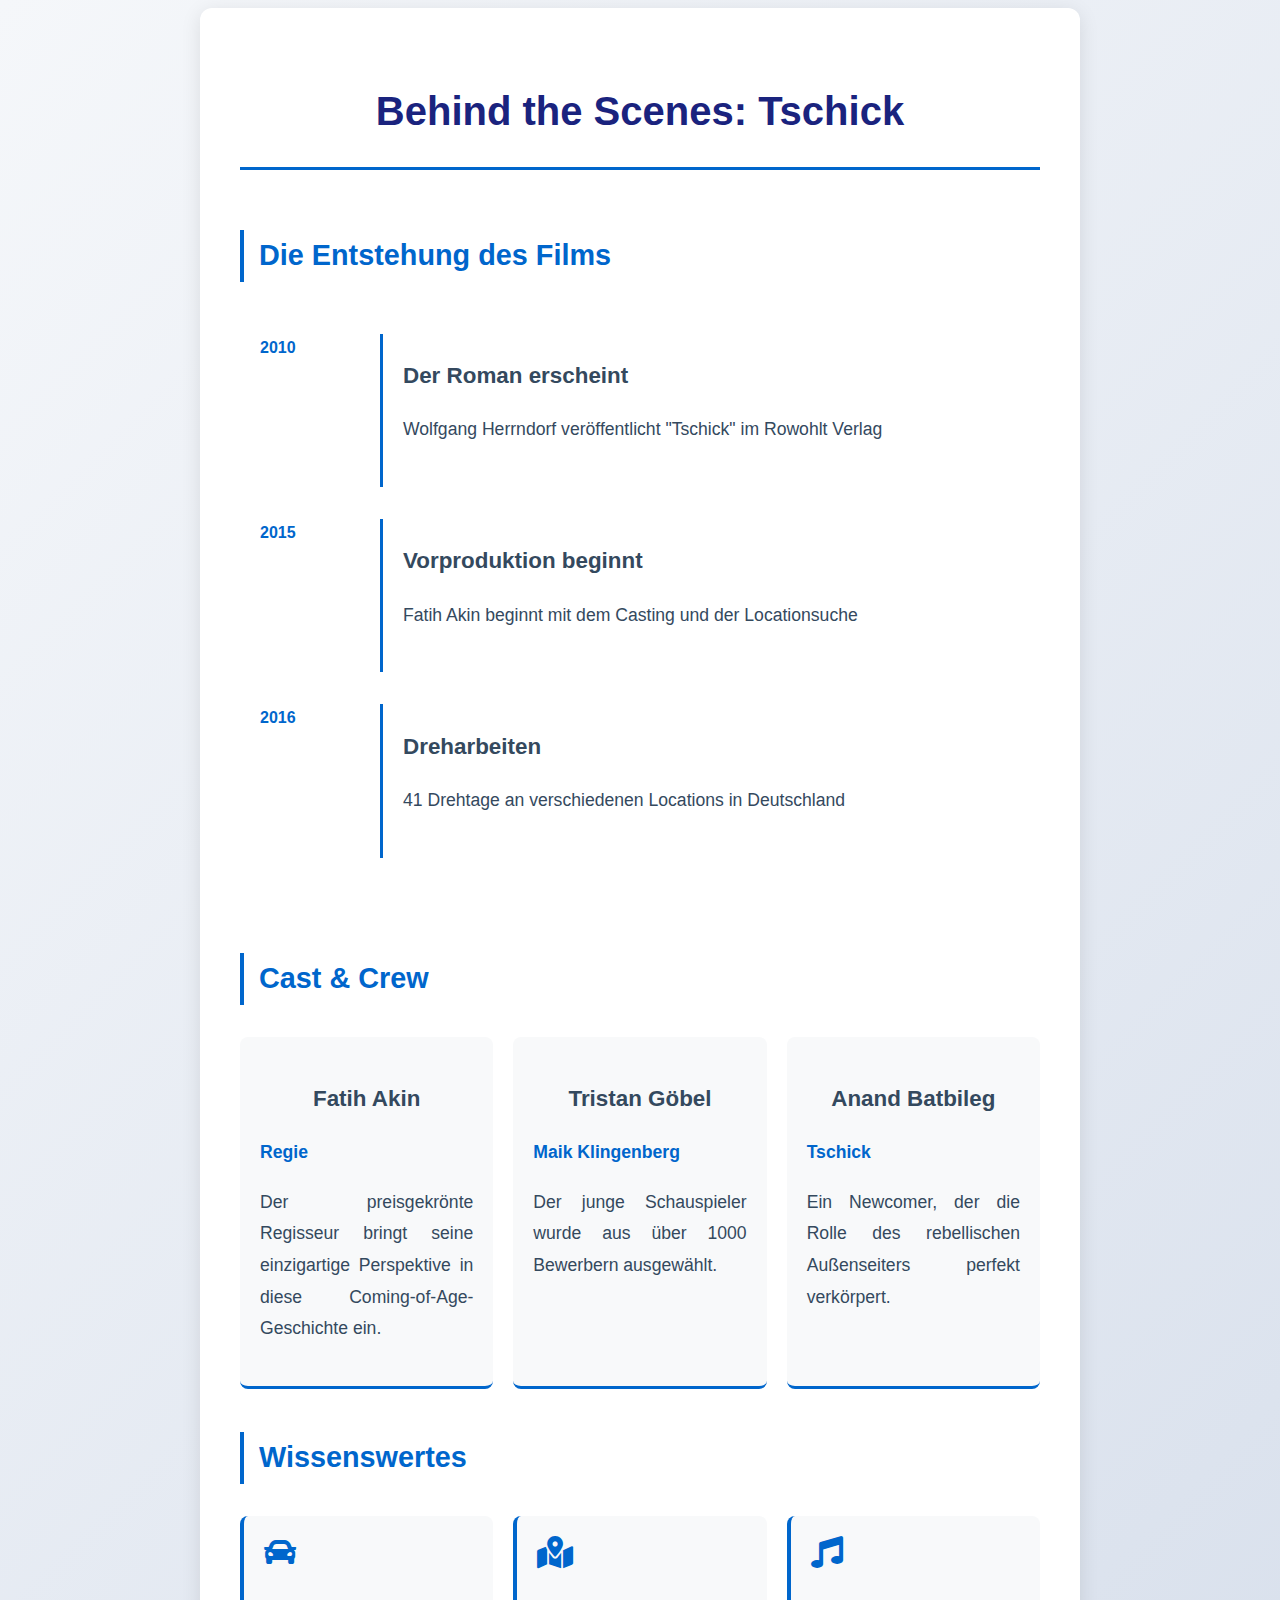
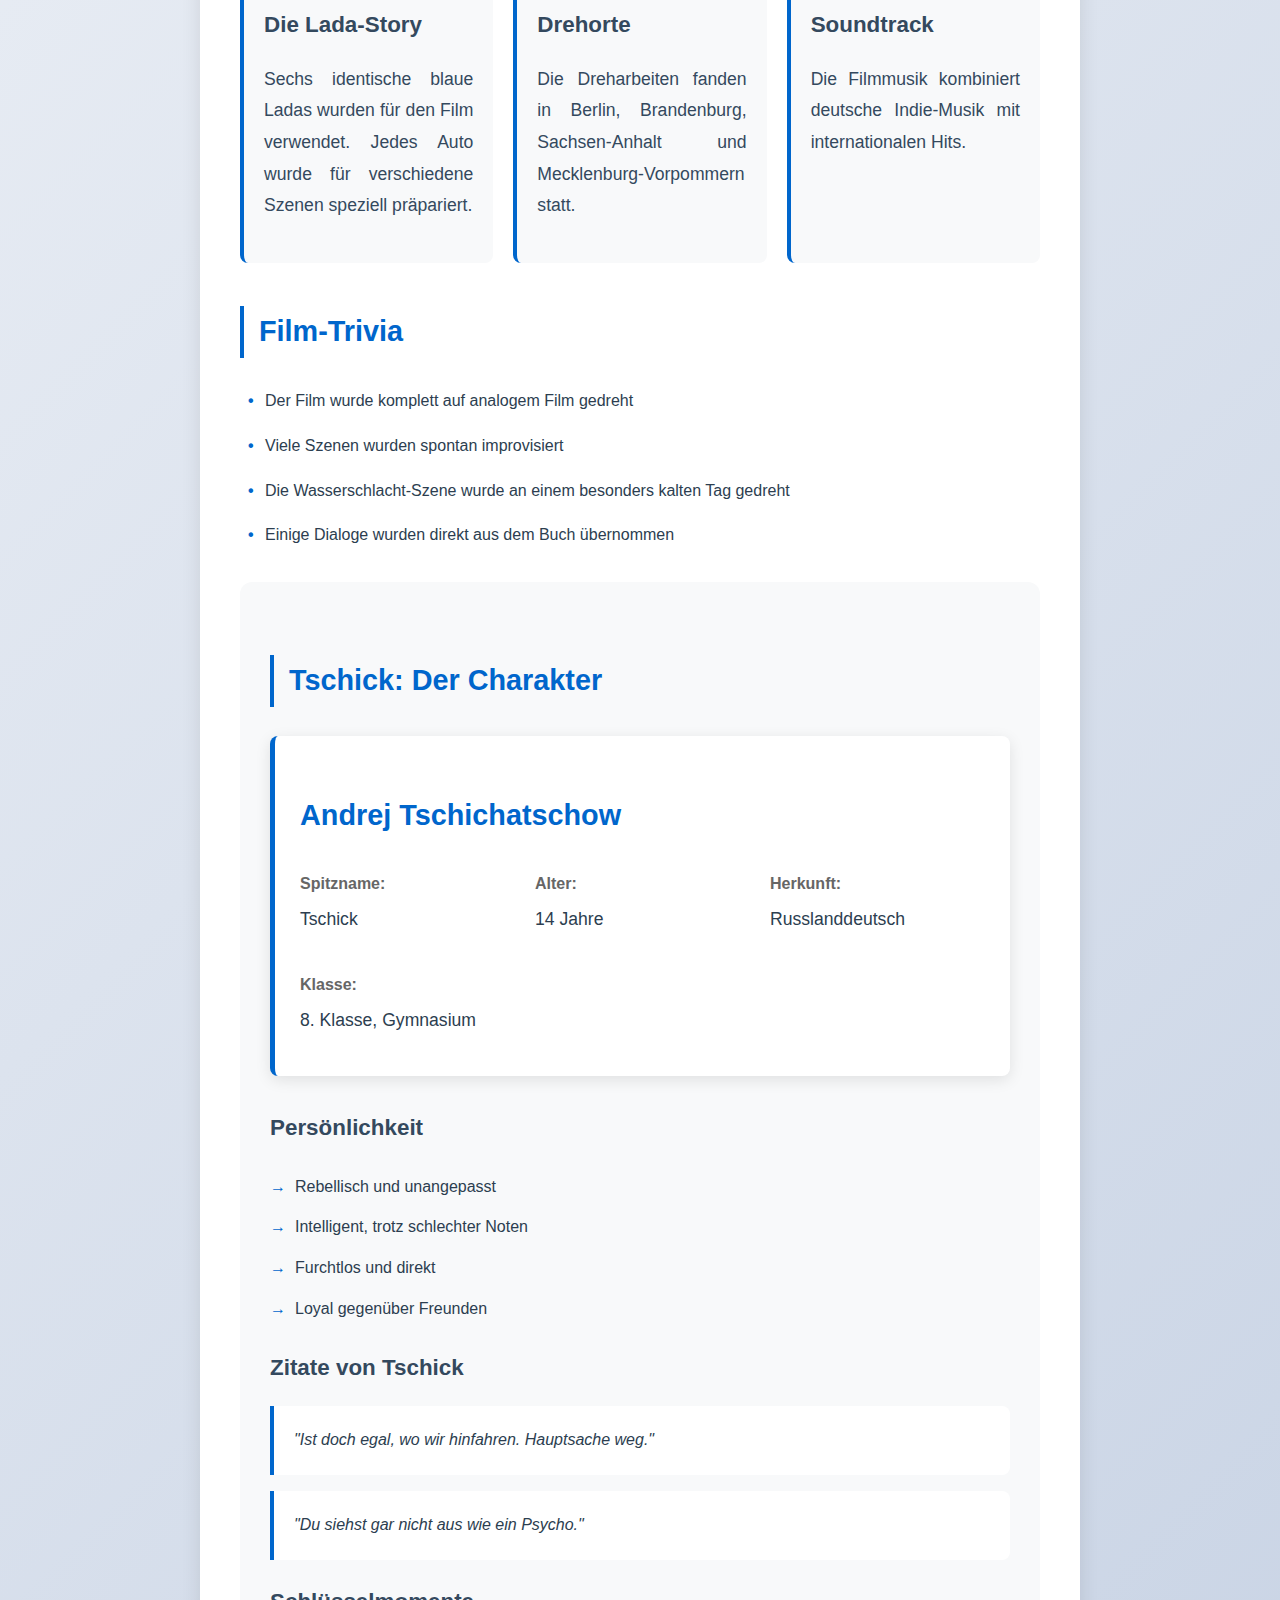
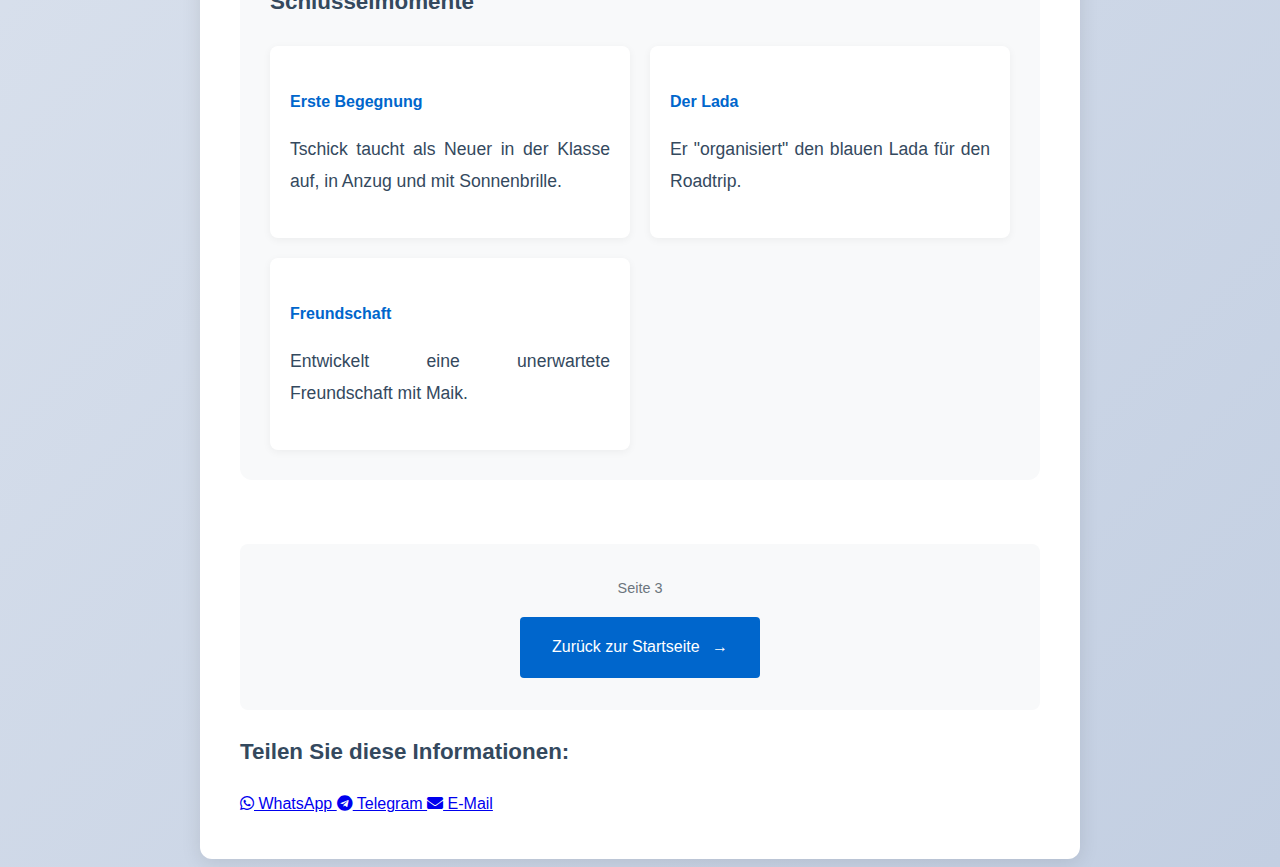
<file: tschick-extras.html>
<!DOCTYPE html>
<html lang="de">
<head>
    <meta charset="UTF-8">
    <meta name="viewport" content="width=device-width, initial-scale=1.0">
    <title>Tschick - Behind the Scenes</title>
    <link rel="stylesheet" href="https://cdnjs.cloudflare.com/ajax/libs/font-awesome/5.15.4/css/all.min.css">
</head>
<body>
    <div class="content">
        <h1>Behind the Scenes: Tschick</h1>

        <div class="section making-of">
            <h2>Die Entstehung des Films</h2>
            <div class="timeline">
                <div class="timeline-item">
                    <div class="date">2010</div>
                    <div class="event">
                        <h3>Der Roman erscheint</h3>
                        <p>Wolfgang Herrndorf veröffentlicht "Tschick" im Rowohlt Verlag</p>
                    </div>
                </div>
                <div class="timeline-item">
                    <div class="date">2015</div>
                    <div class="event">
                        <h3>Vorproduktion beginnt</h3>
                        <p>Fatih Akin beginnt mit dem Casting und der Locationsuche</p>
                    </div>
                </div>
                <div class="timeline-item">
                    <div class="date">2016</div>
                    <div class="event">
                        <h3>Dreharbeiten</h3>
                        <p>41 Drehtage an verschiedenen Locations in Deutschland</p>
                    </div>
                </div>
            </div>
        </div>

        <div class="section cast-crew">
            <h2>Cast & Crew</h2>
            <div class="team-grid">
                <div class="team-member">
                    <h3>Fatih Akin</h3>
                    <p class="role">Regie</p>
                    <p class="description">
                        Der preisgekrönte Regisseur bringt seine einzigartige Perspektive in diese 
                        Coming-of-Age-Geschichte ein.
                    </p>
                </div>
                <div class="team-member">
                    <h3>Tristan Göbel</h3>
                    <p class="role">Maik Klingenberg</p>
                    <p class="description">
                        Der junge Schauspieler wurde aus über 1000 Bewerbern ausgewählt.
                    </p>
                </div>
                <div class="team-member">
                    <h3>Anand Batbileg</h3>
                    <p class="role">Tschick</p>
                    <p class="description">
                        Ein Newcomer, der die Rolle des rebellischen Außenseiters perfekt verkörpert.
                    </p>
                </div>
            </div>
        </div>

        <div class="section fun-facts">
            <h2>Wissenswertes</h2>
            <div class="facts-grid">
                <div class="fact-card">
                    <i class="fas fa-car"></i>
                    <h3>Die Lada-Story</h3>
                    <p>
                        Sechs identische blaue Ladas wurden für den Film verwendet. Jedes Auto wurde 
                        für verschiedene Szenen speziell präpariert.
                    </p>
                </div>
                <div class="fact-card">
                    <i class="fas fa-map-marked-alt"></i>
                    <h3>Drehorte</h3>
                    <p>
                        Die Dreharbeiten fanden in Berlin, Brandenburg, Sachsen-Anhalt und 
                        Mecklenburg-Vorpommern statt.
                    </p>
                </div>
                <div class="fact-card">
                    <i class="fas fa-music"></i>
                    <h3>Soundtrack</h3>
                    <p>
                        Die Filmmusik kombiniert deutsche Indie-Musik mit internationalen Hits.
                    </p>
                </div>
            </div>
        </div>

        <div class="section trivia">
            <h2>Film-Trivia</h2>
            <ul class="trivia-list">
                <li>Der Film wurde komplett auf analogem Film gedreht</li>
                <li>Viele Szenen wurden spontan improvisiert</li>
                <li>Die Wasserschlacht-Szene wurde an einem besonders kalten Tag gedreht</li>
                <li>Einige Dialoge wurden direkt aus dem Buch übernommen</li>
            </ul>
        </div>

        <div class="section character-profile">
            <h2>Tschick: Der Charakter</h2>
            
            <div class="character-card">
                <div class="character-info">
                    <h3>Andrej Tschichatschow</h3>
                    <div class="character-details">
                        <div class="detail-item">
                            <span class="label">Spitzname:</span>
                            <span class="value">Tschick</span>
                        </div>
                        <div class="detail-item">
                            <span class="label">Alter:</span>
                            <span class="value">14 Jahre</span>
                        </div>
                        <div class="detail-item">
                            <span class="label">Herkunft:</span>
                            <span class="value">Russlanddeutsch</span>
                        </div>
                        <div class="detail-item">
                            <span class="label">Klasse:</span>
                            <span class="value">8. Klasse, Gymnasium</span>
                        </div>
                    </div>
                </div>
            </div>

            <div class="character-description">
                <h3>Persönlichkeit</h3>
                <ul class="personality-traits">
                    <li>Rebellisch und unangepasst</li>
                    <li>Intelligent, trotz schlechter Noten</li>
                    <li>Furchtlos und direkt</li>
                    <li>Loyal gegenüber Freunden</li>
                </ul>

                <h3>Zitate von Tschick</h3>
                <div class="quotes">
                    <blockquote>
                        "Ist doch egal, wo wir hinfahren. Hauptsache weg."
                    </blockquote>
                    <blockquote>
                        "Du siehst gar nicht aus wie ein Psycho."
                    </blockquote>
                </div>

                <h3>Schlüsselmomente</h3>
                <div class="key-moments">
                    <div class="moment">
                        <h4>Erste Begegnung</h4>
                        <p>Tschick taucht als Neuer in der Klasse auf, in Anzug und mit Sonnenbrille.</p>
                    </div>
                    <div class="moment">
                        <h4>Der Lada</h4>
                        <p>Er "organisiert" den blauen Lada für den Roadtrip.</p>
                    </div>
                    <div class="moment">
                        <h4>Freundschaft</h4>
                        <p>Entwickelt eine unerwartete Freundschaft mit Maik.</p>
                    </div>
                </div>
            </div>
        </div>

        <!-- Навигация по страницам -->
        <div class="page-navigation">
            <div class="current-page">Seite 3</div>
            <a href="index.html" class="next-page">
                Zurück zur Startseite
                <span class="arrow">→</span>
            </a>
        </div>

        <!-- Секция шеринга -->
        <div class="share-section">
            <h3>Teilen Sie diese Informationen:</h3>
            <div class="share-buttons">
                <a href="https://wa.me/?text=Interessante%20Details%20über%20Tschick:%20[URL]" 
                   class="share-button whatsapp" 
                   target="_blank">
                    <i class="fab fa-whatsapp"></i>
                    WhatsApp
                </a>
                <a href="https://t.me/share/url?url=[URL]&text=Behind%20the%20Scenes:%20Tschick" 
                   class="share-button telegram" 
                   target="_blank">
                    <i class="fab fa-telegram"></i>
                    Telegram
                </a>
                <a href="mailto:?subject=Behind%20the%20Scenes:%20Tschick&body=Interessante%20Details%20über%20den%20Film:%20[URL]" 
                   class="share-button email">
                    <i class="fas fa-envelope"></i>
                    E-Mail
                </a>
            </div>
        </div>
    </div>

    <style>
        body {
            font-family: 'Segoe UI', Tahoma, Geneva, Verdana, sans-serif;
            line-height: 1.8;
            color: #2c3e50;
            background: linear-gradient(135deg, #f5f7fa 0%, #c3cfe2 100%);
        }

        .content {
            max-width: 800px;
            margin: 0 auto;
            padding: 40px;
            background: white;
            border-radius: 12px;
            box-shadow: 0 4px 20px rgba(0,0,0,0.1);
        }

        h1 {
            color: #1a237e;
            font-size: 2.5em;
            text-align: center;
            margin-bottom: 1.5em;
            border-bottom: 3px solid #0066cc;
            padding-bottom: 0.5em;
        }

        h2 {
            color: #0066cc;
            font-size: 1.8em;
            margin-top: 1.5em;
            margin-bottom: 1em;
            padding-left: 15px;
            border-left: 4px solid #0066cc;
        }

        h3 {
            color: #34495e;
            font-size: 1.4em;
            margin-bottom: 0.8em;
        }

        p {
            font-size: 1.1em;
            line-height: 1.8;
            color: #34495e;
            margin-bottom: 1.2em;
            text-align: justify;
        }

        /* Стили для временной шкалы */
        .timeline {
            margin: 2em 0;
            padding: 20px;
        }

        .timeline-item {
            display: flex;
            margin-bottom: 2em;
            position: relative;
        }

        .date {
            min-width: 100px;
            font-weight: bold;
            color: #0066cc;
            padding-right: 20px;
        }

        .event {
            border-left: 3px solid #0066cc;
            padding-left: 20px;
            padding-bottom: 20px;
        }

        /* Стили для карточек фактов */
        .facts-grid {
            display: grid;
            grid-template-columns: repeat(auto-fit, minmax(250px, 1fr));
            gap: 20px;
            margin: 2em 0;
        }

        .fact-card {
            background: #f8f9fa;
            padding: 20px;
            border-radius: 8px;
            border-left: 4px solid #0066cc;
            transition: transform 0.3s ease;
        }

        .fact-card:hover {
            transform: translateY(-5px);
        }

        .fact-card i {
            color: #0066cc;
            font-size: 2em;
            margin-bottom: 15px;
        }

        /* Стили для команды */
        .team-grid {
            display: grid;
            grid-template-columns: repeat(auto-fit, minmax(250px, 1fr));
            gap: 20px;
            margin: 2em 0;
        }

        .team-member {
            background: #f8f9fa;
            padding: 20px;
            border-radius: 8px;
            text-align: center;
            border-bottom: 3px solid #0066cc;
        }

        .role {
            color: #0066cc;
            font-weight: bold;
            margin: 10px 0;
        }

        /* Стили для списка trivia */
        .trivia-list {
            list-style: none;
            padding-left: 0;
        }

        .trivia-list li {
            margin-bottom: 1em;
            padding-left: 25px;
            position: relative;
        }

        .trivia-list li:before {
            content: "•";
            color: #0066cc;
            font-weight: bold;
            position: absolute;
            left: 8px;
        }

        /* Стили для навигации и шеринга (оставляем как есть) */
        .page-navigation {
            margin-top: 4em;
            padding: 2em;
            background: #f8f9fa;
            border-radius: 8px;
            text-align: center;
        }

        .current-page {
            color: #6c757d;
            font-size: 0.9em;
            margin-bottom: 1em;
        }

        .next-page {
            display: inline-block;
            padding: 1em 2em;
            background: #0066cc;
            color: white;
            text-decoration: none;
            border-radius: 4px;
            transition: all 0.3s ease;
        }

        .next-page:hover {
            background: #0052a3;
            transform: translateX(5px);
        }

        .arrow {
            display: inline-block;
            margin-left: 8px;
            transition: transform 0.3s ease;
        }

        .next-page:hover .arrow {
            transform: translateX(5px);
        }

        @media (max-width: 768px) {
            .content {
                padding: 20px;
            }

            h1 {
                font-size: 2em;
            }

            h2 {
                font-size: 1.5em;
            }

            .timeline-item {
                flex-direction: column;
            }

            .date {
                margin-bottom: 10px;
            }
        }

        .character-profile {
            background: #f8f9fa;
            padding: 30px;
            border-radius: 12px;
            margin: 2em 0;
        }

        .character-card {
            background: white;
            border-radius: 8px;
            padding: 25px;
            box-shadow: 0 4px 15px rgba(0,0,0,0.1);
            margin-bottom: 2em;
            border-left: 5px solid #0066cc;
        }

        .character-info h3 {
            color: #0066cc;
            font-size: 1.8em;
            margin-bottom: 1em;
        }

        .character-details {
            display: grid;
            grid-template-columns: repeat(auto-fit, minmax(200px, 1fr));
            gap: 20px;
        }

        .detail-item {
            margin-bottom: 15px;
        }

        .label {
            color: #666;
            font-weight: bold;
            display: block;
            margin-bottom: 5px;
        }

        .value {
            color: #2c3e50;
            font-size: 1.1em;
        }

        .personality-traits {
            list-style: none;
            padding: 0;
            margin: 1.5em 0;
        }

        .personality-traits li {
            margin-bottom: 12px;
            padding-left: 25px;
            position: relative;
        }

        .personality-traits li:before {
            content: "→";
            color: #0066cc;
            position: absolute;
            left: 0;
        }

        .quotes blockquote {
            background: white;
            padding: 20px;
            margin: 1em 0;
            border-left: 4px solid #0066cc;
            border-radius: 0 8px 8px 0;
            font-style: italic;
        }

        .key-moments {
            display: grid;
            grid-template-columns: repeat(auto-fit, minmax(250px, 1fr));
            gap: 20px;
            margin-top: 1.5em;
        }

        .moment {
            background: white;
            padding: 20px;
            border-radius: 8px;
            box-shadow: 0 2px 8px rgba(0,0,0,0.05);
        }

        .moment h4 {
            color: #0066cc;
            margin-bottom: 10px;
        }

        @media (max-width: 768px) {
            .character-details {
                grid-template-columns: 1fr;
            }

            .key-moments {
                grid-template-columns: 1fr;
            }
        }
    </style>

    <script>
        // Получаем текущий URL страницы
        const currentURL = window.location.href;
        
        // Обновляем ссылки шеринга с текущим URL
        document.querySelectorAll('.share-button').forEach(button => {
            const href = button.getAttribute('href');
            button.setAttribute('href', href.replace('[URL]', currentURL));
        });
    </script>
</body>
</html>
</file>
